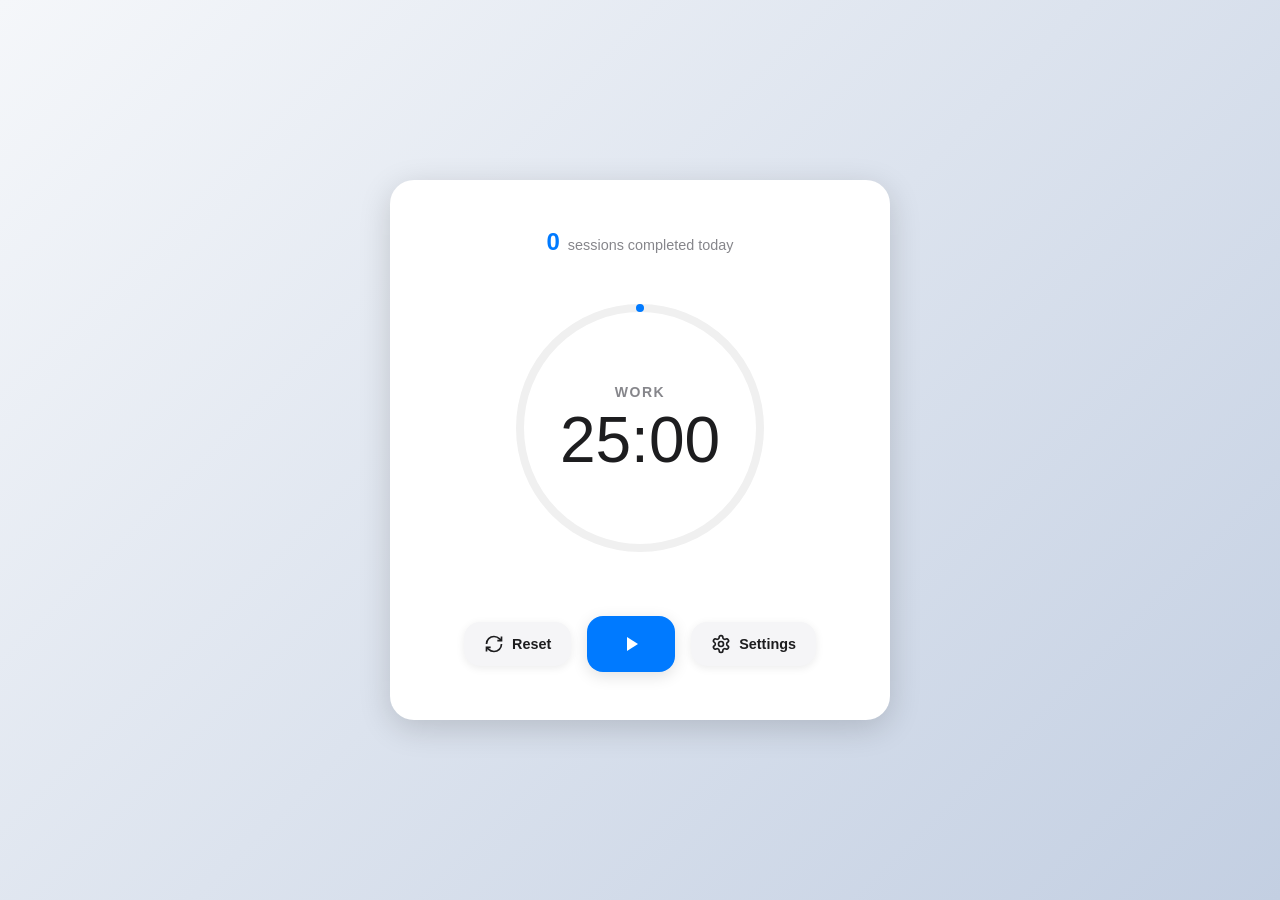
<file: index.html>
<!DOCTYPE html>
<html lang="en">
<head>
    <meta charset="UTF-8">
    <meta name="viewport" content="width=device-width, initial-scale=1.0">
    <meta name="theme-color" content="#007AFF">
    <meta name="description" content="A minimalist timer to help you focus on your work with breaks">
    <meta name="apple-mobile-web-app-capable" content="yes">
    <meta name="apple-mobile-web-app-status-bar-style" content="default">
    <meta name="apple-mobile-web-app-title" content="Focus Timer">
    <title>Focus Timer</title>
    <link rel="manifest" href="manifest.json">
    <link rel="icon" type="image/png" href="icons/icon-192.png">
    <link rel="apple-touch-icon" href="icons/icon-192.png">
    <link rel="stylesheet" href="css/style.css">
</head>
<body>
    <div class="container">
        <!-- Session Counter -->
        <div class="session-counter">
            <span id="sessionCount">0</span> sessions completed today
        </div>

        <!-- Timer Display with Progress Ring -->
        <div class="timer-container">
            <svg class="progress-ring" width="280" height="280">
                <circle class="progress-ring-bg" cx="140" cy="140" r="120"></circle>
                <circle class="progress-ring-circle" cx="140" cy="140" r="120"></circle>
            </svg>
            <div class="timer-display">
                <div class="timer-mode" id="timerMode">WORK</div>
                <div class="timer-time" id="timerTime">25:00</div>
            </div>
        </div>

        <!-- Control Buttons -->
        <div class="controls">
            <button class="btn btn-secondary" id="resetBtn">
                <svg width="24" height="24" viewBox="0 0 24 24" fill="none" stroke="currentColor" stroke-width="2">
                    <path d="M3 12a9 9 0 0 1 9-9 9.75 9.75 0 0 1 6.74 2.74L21 8"></path>
                    <path d="M21 3v5h-5"></path>
                    <path d="M21 12a9 9 0 0 1-9 9 9.75 9.75 0 0 1-6.74-2.74L3 16"></path>
                    <path d="M3 21v-5h5"></path>
                </svg>
                Reset
            </button>
            <button class="btn btn-primary" id="startBtn">
                <svg class="play-icon" width="32" height="32" viewBox="0 0 24 24" fill="currentColor">
                    <path d="M8 5v14l11-7z"></path>
                </svg>
                <svg class="pause-icon" width="32" height="32" viewBox="0 0 24 24" fill="currentColor" style="display:none;">
                    <path d="M6 4h4v16H6zM14 4h4v16h-4z"></path>
                </svg>
            </button>
            <button class="btn btn-secondary" id="settingsBtn">
                <svg width="24" height="24" viewBox="0 0 24 24" fill="none" stroke="currentColor" stroke-width="2" stroke-linecap="round" stroke-linejoin="round">
                    <path d="M12.22 2h-.44a2 2 0 0 0-2 2v.18a2 2 0 0 1-1 1.73l-.43.25a2 2 0 0 1-2 0l-.15-.08a2 2 0 0 0-2.73.73l-.22.38a2 2 0 0 0 .73 2.73l.15.1a2 2 0 0 1 1 1.72v.51a2 2 0 0 1-1 1.74l-.15.09a2 2 0 0 0-.73 2.73l.22.38a2 2 0 0 0 2.73.73l.15-.08a2 2 0 0 1 2 0l.43.25a2 2 0 0 1 1 1.73V20a2 2 0 0 0 2 2h.44a2 2 0 0 0 2-2v-.18a2 2 0 0 1 1-1.73l.43-.25a2 2 0 0 1 2 0l.15.08a2 2 0 0 0 2.73-.73l.22-.39a2 2 0 0 0-.73-2.73l-.15-.08a2 2 0 0 1-1-1.74v-.5a2 2 0 0 1 1-1.74l.15-.09a2 2 0 0 0 .73-2.73l-.22-.38a2 2 0 0 0-2.73-.73l-.15.08a2 2 0 0 1-2 0l-.43-.25a2 2 0 0 1-1-1.73V4a2 2 0 0 0-2-2z"></path>
                    <circle cx="12" cy="12" r="3"></circle>
                </svg>
                Settings
            </button>
        </div>
    </div>

    <!-- Break Prompt Modal -->
    <div class="modal" id="breakModal">
        <div class="modal-content">
            <h2>🎉 Great Work!</h2>
            <p id="breakMessage">Time to take a break and recharge!</p>
            <div class="modal-buttons">
                <button class="btn btn-primary" id="startBreakBtn">Start Break</button>
                <button class="btn btn-secondary" id="skipBreakBtn">Skip Break</button>
            </div>
        </div>
    </div>

    <!-- Work Reminder Modal -->
    <div class="modal" id="workModal">
        <div class="modal-content">
            <h2>⏰ Break's Over!</h2>
            <p id="workMessage">Time to get back to work!</p>
            <div class="modal-buttons">
                <button class="btn btn-primary" id="startWorkBtn">Start Working</button>
            </div>
        </div>
    </div>

    <script src="js/sounds.js"></script>
    <script src="js/timer.js"></script>
</body>
</html>
</file>
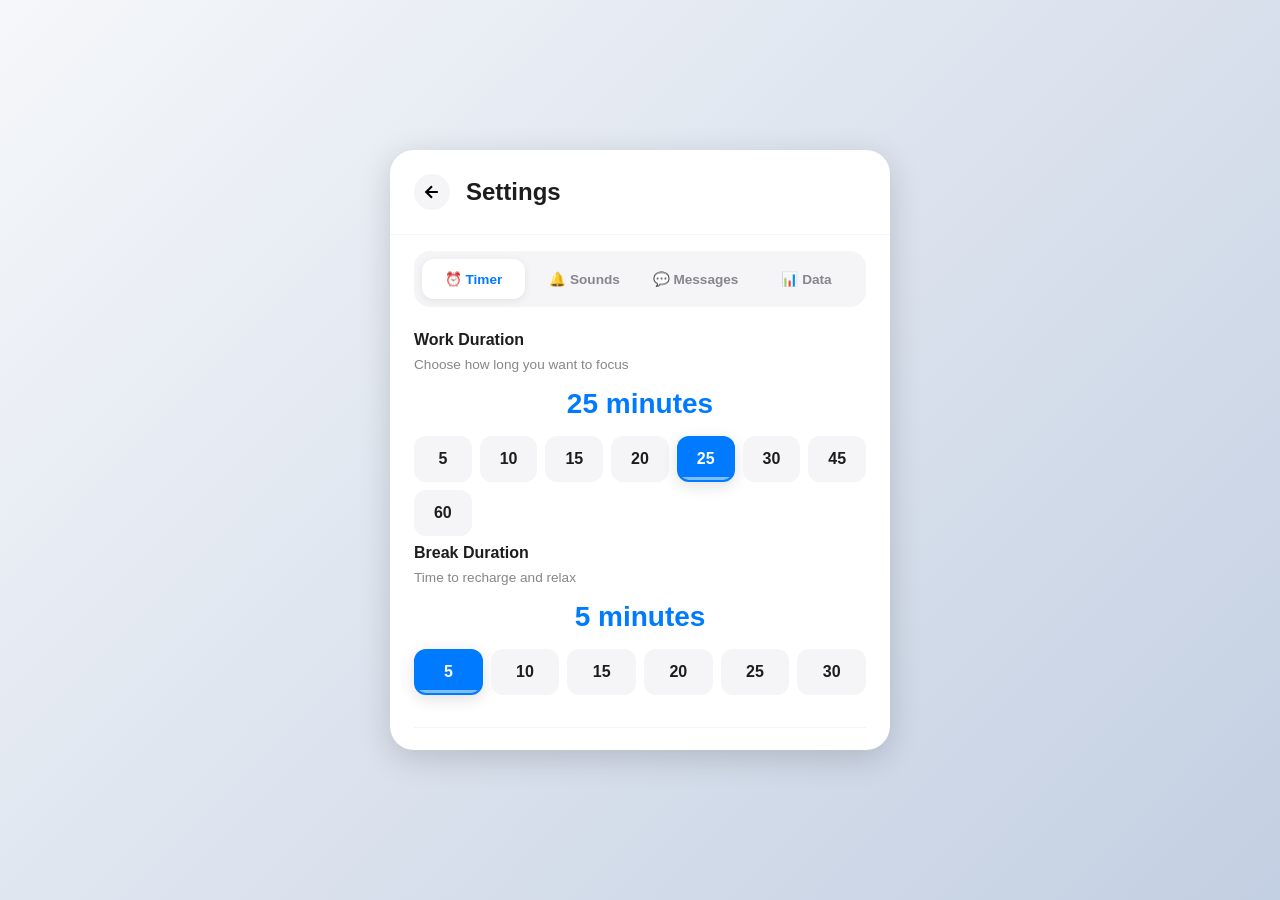
<file: settings.html>
<!DOCTYPE html>
<html lang="en">
<head>
    <meta charset="UTF-8">
    <meta name="viewport" content="width=device-width, initial-scale=1.0">
    <meta name="theme-color" content="#007AFF">
    <title>Settings - Focus Timer</title>
    <link rel="manifest" href="manifest.json">
    <link rel="icon" type="image/png" href="icons/icon-192.png">
    <link rel="stylesheet" href="css/style.css">
</head>
<body>
    <div class="settings-container">
        <div class="settings-header">
            <button class="back-btn" onclick="window.location.href='index.html'">
                <svg width="20" height="20" viewBox="0 0 24 24" fill="none" stroke="currentColor" stroke-width="2.5">
                    <path d="M19 12H5M12 19l-7-7 7-7"></path>
                </svg>
            </button>
            <h1>Settings</h1>
        </div>

        <!-- Tab Navigation -->
        <div class="tabs">
            <button class="tab active" data-tab="timer">⏰ Timer</button>
            <button class="tab" data-tab="sounds">🔔 Sounds</button>
            <button class="tab" data-tab="messages">💬 Messages</button>
            <button class="tab" data-tab="data">📊 Data</button>
        </div>

        <form class="settings-form" id="settingsForm">
            <!-- Tab 1: Timer -->
            <div class="tab-content active" data-content="timer">
                <div class="form-group">
                    <label class="section-title">Work Duration</label>
                    <div class="section-subtitle">Choose how long you want to focus</div>
                    <div class="duration-value"><span id="workDurationValue">25</span> minutes</div>
                    <div class="duration-selector">
                        <button type="button" class="duration-btn" data-duration="5" data-type="work">5</button>
                        <button type="button" class="duration-btn" data-duration="10" data-type="work">10</button>
                        <button type="button" class="duration-btn" data-duration="15" data-type="work">15</button>
                        <button type="button" class="duration-btn" data-duration="20" data-type="work">20</button>
                        <button type="button" class="duration-btn active" data-duration="25" data-type="work">25</button>
                        <button type="button" class="duration-btn" data-duration="30" data-type="work">30</button>
                        <button type="button" class="duration-btn" data-duration="45" data-type="work">45</button>
                        <button type="button" class="duration-btn" data-duration="60" data-type="work">60</button>
                    </div>
                </div>

                <div class="form-group">
                    <label class="section-title">Break Duration</label>
                    <div class="section-subtitle">Time to recharge and relax</div>
                    <div class="duration-value"><span id="breakDurationValue">5</span> minutes</div>
                    <div class="duration-selector">
                        <button type="button" class="duration-btn active" data-duration="5" data-type="break">5</button>
                        <button type="button" class="duration-btn" data-duration="10" data-type="break">10</button>
                        <button type="button" class="duration-btn" data-duration="15" data-type="break">15</button>
                        <button type="button" class="duration-btn" data-duration="20" data-type="break">20</button>
                        <button type="button" class="duration-btn" data-duration="25" data-type="break">25</button>
                        <button type="button" class="duration-btn" data-duration="30" data-type="break">30</button>
                    </div>
                </div>
            </div>

            <!-- Tab 2: Sounds -->
            <div class="tab-content" data-content="sounds">
                <div class="form-group">
                    <label class="section-title">Notification Sound</label>
                    <div class="section-subtitle">Choose a sound that helps you stay focused</div>
                    <div class="sound-selector-tabbed">
                        <div class="sound-option" data-sound="default">
                            <div class="radio"></div>
                            <div class="sound-name">Default Chime</div>
                            <button type="button" class="play-btn" data-sound="default">▶</button>
                        </div>
                        <div class="sound-option" data-sound="bell">
                            <div class="radio"></div>
                            <div class="sound-name">Bell</div>
                            <button type="button" class="play-btn" data-sound="bell">▶</button>
                        </div>
                        <div class="sound-option" data-sound="chime">
                            <div class="radio"></div>
                            <div class="sound-name">Soft Chime</div>
                            <button type="button" class="play-btn" data-sound="chime">▶</button>
                        </div>
                        <div class="sound-option" data-sound="ding">
                            <div class="radio"></div>
                            <div class="sound-name">Ding</div>
                            <button type="button" class="play-btn" data-sound="ding">▶</button>
                        </div>
                        <div class="sound-option" data-sound="gentle">
                            <div class="radio"></div>
                            <div class="sound-name">Gentle Alert</div>
                            <button type="button" class="play-btn" data-sound="gentle">▶</button>
                        </div>
                    </div>
                    <!-- Hidden select for backward compatibility with settings.js -->
                    <select id="notificationSound" name="notificationSound" style="display: none;">
                        <option value="default">Default Chime</option>
                        <option value="bell">Bell</option>
                        <option value="chime">Soft Chime</option>
                        <option value="ding">Ding</option>
                        <option value="gentle">Gentle Alert</option>
                    </select>
                </div>
            </div>

            <!-- Tab 3: Messages -->
            <div class="tab-content" data-content="messages">
                <div class="form-group">
                    <label class="section-title">Work Complete Messages</label>
                    <div class="section-subtitle">Messages shown when it's time for a break</div>
                    <div class="message-list" id="workMessagesList">
                        <!-- Messages will be added here dynamically -->
                    </div>
                    <button type="button" class="btn btn-secondary add-message-btn" id="addWorkMessageBtn">+ Add Message</button>
                </div>

                <div class="form-group" style="margin-top: 2rem;">
                    <label class="section-title">Break Complete Messages</label>
                    <div class="section-subtitle">Messages shown when it's time to work</div>
                    <div class="message-list" id="breakMessagesList">
                        <!-- Messages will be added here dynamically -->
                    </div>
                    <button type="button" class="btn btn-secondary add-message-btn" id="addBreakMessageBtn">+ Add Message</button>
                </div>
            </div>

            <!-- Tab 4: Data -->
            <div class="tab-content" data-content="data">
                <div class="form-group">
                    <label class="section-title">Session Data</label>
                    <div class="reset-section">
                        <div class="reset-info">Reset your session counter for today</div>
                        <button type="button" class="btn btn-warning" id="resetSessionsBtn">Reset Sessions</button>
                    </div>
                </div>
            </div>

            <!-- Save Button Footer -->
            <div class="save-footer">
                <button type="submit" class="btn btn-primary save-btn">Save Settings</button>
            </div>
        </form>
    </div>

    <script src="js/sounds.js"></script>
    <script src="js/settings.js"></script>
</body>
</html>
</file>
<file: css/style.css>
/* CSS Reset and Base Styles */
* {
    margin: 0;
    padding: 0;
    box-sizing: border-box;
}

:root {
    --primary-color: #007AFF;
    --primary-hover: #0051D5;
    --secondary-color: #F5F5F7;
    --text-primary: #1d1d1f;
    --text-secondary: #86868b;
    --background: #ffffff;
    --shadow-sm: 0 2px 8px rgba(0, 0, 0, 0.08);
    --shadow-md: 0 4px 16px rgba(0, 0, 0, 0.12);
    --shadow-lg: 0 8px 32px rgba(0, 0, 0, 0.16);
    --radius-sm: 12px;
    --radius-md: 16px;
    --radius-lg: 24px;
    --transition: all 0.3s cubic-bezier(0.4, 0, 0.2, 1);
}

body {
    font-family: -apple-system, BlinkMacSystemFont, 'Segoe UI', Roboto, 'Helvetica Neue', Arial, sans-serif;
    background: linear-gradient(135deg, #f5f7fa 0%, #c3cfe2 100%);
    min-height: 100vh;
    display: flex;
    justify-content: center;
    align-items: center;
    color: var(--text-primary);
    -webkit-font-smoothing: antialiased;
    -moz-osx-font-smoothing: grayscale;
}

.container {
    background: var(--background);
    border-radius: var(--radius-lg);
    box-shadow: var(--shadow-lg);
    padding: 3rem 2rem;
    max-width: 500px;
    width: 90%;
    text-align: center;
}

/* Session Counter */
.session-counter {
    font-size: 0.9rem;
    color: var(--text-secondary);
    margin-bottom: 2rem;
    font-weight: 500;
}

#sessionCount {
    font-size: 1.5rem;
    font-weight: 700;
    color: var(--primary-color);
    display: inline-block;
    margin-right: 0.25rem;
}

/* Timer Container */
.timer-container {
    position: relative;
    width: 280px;
    height: 280px;
    margin: 0 auto 3rem;
}

/* Progress Ring */
.progress-ring {
    transform: rotate(-90deg);
    position: absolute;
    top: 0;
    left: 0;
}

.progress-ring-bg {
    fill: none;
    stroke: #f0f0f0;
    stroke-width: 8;
}

.progress-ring-circle {
    fill: none;
    stroke: var(--primary-color);
    stroke-width: 8;
    stroke-linecap: round;
    stroke-dasharray: 754;
    stroke-dashoffset: 754;
    transition: stroke-dashoffset 1s linear, stroke 0.3s ease;
}

.progress-ring-circle.break-mode {
    stroke: #34C759;
}

/* Timer Display */
.timer-display {
    position: absolute;
    top: 50%;
    left: 50%;
    transform: translate(-50%, -50%);
    text-align: center;
}

.timer-mode {
    font-size: 0.875rem;
    font-weight: 600;
    letter-spacing: 1.5px;
    color: var(--text-secondary);
    margin-bottom: 0.5rem;
}

.timer-time {
    font-size: 4rem;
    font-weight: 300;
    color: var(--text-primary);
    font-variant-numeric: tabular-nums;
    line-height: 1;
}

/* Controls */
.controls {
    display: flex;
    justify-content: center;
    align-items: center;
    gap: 1rem;
}

/* Buttons */
.btn {
    border: none;
    border-radius: var(--radius-md);
    font-size: 0.9rem;
    font-weight: 600;
    cursor: pointer;
    transition: var(--transition);
    display: flex;
    align-items: center;
    gap: 0.5rem;
    justify-content: center;
    font-family: inherit;
    outline: none;
    -webkit-tap-highlight-color: transparent;
}

.btn:active {
    transform: scale(0.96);
}

.btn-primary {
    background: var(--primary-color);
    color: white;
    padding: 1rem 2rem;
    box-shadow: var(--shadow-md);
    font-size: 1rem;
}

.btn-primary:hover {
    background: var(--primary-hover);
    box-shadow: var(--shadow-lg);
}

.btn-secondary {
    background: var(--secondary-color);
    color: var(--text-primary);
    padding: 0.75rem 1.25rem;
    box-shadow: var(--shadow-sm);
}

.btn-secondary:hover {
    background: #e8e8ed;
}

.btn svg {
    width: 20px;
    height: 20px;
}

.btn-primary svg {
    width: 24px;
    height: 24px;
}

/* Modal */
.modal {
    display: none;
    position: fixed;
    top: 0;
    left: 0;
    width: 100%;
    height: 100%;
    background: rgba(0, 0, 0, 0.5);
    backdrop-filter: blur(10px);
    z-index: 1000;
    align-items: center;
    justify-content: center;
    animation: fadeIn 0.3s ease;
}

.modal.show {
    display: flex;
}

@keyframes fadeIn {
    from {
        opacity: 0;
    }
    to {
        opacity: 1;
    }
}

.modal-content {
    background: var(--background);
    border-radius: var(--radius-lg);
    padding: 2.5rem 2rem;
    max-width: 400px;
    width: 90%;
    box-shadow: var(--shadow-lg);
    animation: slideUp 0.3s ease;
}

@keyframes slideUp {
    from {
        transform: translateY(20px);
        opacity: 0;
    }
    to {
        transform: translateY(0);
        opacity: 1;
    }
}

.modal-content h2 {
    font-size: 1.75rem;
    font-weight: 700;
    margin-bottom: 1rem;
    color: var(--text-primary);
}

.modal-content p {
    font-size: 1.1rem;
    color: var(--text-secondary);
    margin-bottom: 2rem;
    line-height: 1.5;
}

.modal-buttons {
    display: flex;
    flex-direction: column;
    gap: 0.75rem;
}

.modal-buttons .btn {
    width: 100%;
    padding: 1rem;
}

/* Settings Page Specific Styles - Variation 1: Fixed Height with Scroll */
.settings-container {
    background: var(--background);
    border-radius: var(--radius-lg);
    box-shadow: var(--shadow-lg);
    max-width: 500px;
    width: 90%;
    height: 600px; /* Fixed height */
    display: flex;
    flex-direction: column;
    margin: 2rem auto;
}

.settings-header {
    display: flex;
    align-items: center;
    padding: 1.5rem;
    gap: 1rem;
    border-bottom: 1px solid var(--secondary-color);
    flex-shrink: 0;
}

.back-btn {
    background: var(--secondary-color);
    border: none;
    width: 36px;
    height: 36px;
    border-radius: 50%;
    display: flex;
    align-items: center;
    justify-content: center;
    cursor: pointer;
    transition: var(--transition);
}

.back-btn:hover {
    background: #e8e8ed;
}

.settings-header h1 {
    font-size: 1.5rem;
    font-weight: 700;
    flex: 1;
}

/* Scrollable Content Area */
.settings-form {
    flex: 1;
    overflow-y: auto;
    padding: 1.5rem;
    min-height: 0; /* Important for flex scrolling */
    display: flex;
    flex-direction: column;
    gap: 1.5rem;
}

.settings-form::-webkit-scrollbar {
    width: 6px;
}

.settings-form::-webkit-scrollbar-track {
    background: transparent;
}

.settings-form::-webkit-scrollbar-thumb {
    background: #d1d1d6;
    border-radius: 3px;
}

.settings-form::-webkit-scrollbar-thumb:hover {
    background: #b1b1b6;
}

.form-group {
    display: flex;
    flex-direction: column;
    text-align: left;
}

.form-group label {
    font-size: 0.9rem;
    font-weight: 600;
    color: var(--text-secondary);
    margin-bottom: 0.5rem;
    text-transform: uppercase;
    letter-spacing: 0.5px;
}

.form-group input,
.form-group textarea,
.form-group select {
    border: 2px solid #e8e8ed;
    border-radius: var(--radius-sm);
    padding: 0.875rem 1rem;
    font-size: 1rem;
    font-family: inherit;
    transition: var(--transition);
    background: var(--background);
    color: var(--text-primary);
}

.form-group input:focus,
.form-group textarea:focus,
.form-group select:focus {
    outline: none;
    border-color: var(--primary-color);
}

.form-group textarea {
    resize: vertical;
    min-height: 80px;
}

.form-group input[type="number"] {
    -moz-appearance: textfield;
}

.form-group input[type="number"]::-webkit-inner-spin-button,
.form-group input[type="number"]::-webkit-outer-spin-button {
    -webkit-appearance: none;
    margin: 0;
}

.save-btn {
    margin-top: 1rem;
}

/* Responsive Design */
@media (max-width: 480px) {
    .container {
        padding: 2rem 1.5rem;
    }

    .timer-container {
        width: 240px;
        height: 240px;
    }

    .progress-ring {
        width: 240px;
        height: 240px;
    }

    .timer-time {
        font-size: 3.5rem;
    }

    .controls {
        flex-direction: column;
        width: 100%;
    }

    .controls .btn {
        width: 100%;
    }

    .btn-primary {
        order: -1;
    }
}

/* Animations */
@keyframes pulse {
    0%, 100% {
        opacity: 1;
    }
    50% {
        opacity: 0.6;
    }
}

.timer-time.pulse {
    animation: pulse 1s ease-in-out infinite;
}

/* Range Slider Styles */
.slider {
    -webkit-appearance: none;
    appearance: none;
    width: 100%;
    height: 8px;
    border-radius: 5px;
    background: linear-gradient(to right, var(--primary-color) 0%, var(--primary-color) 50%, #e8e8ed 50%, #e8e8ed 100%);
    outline: none;
    transition: var(--transition);
}

.slider::-webkit-slider-thumb {
    -webkit-appearance: none;
    appearance: none;
    width: 24px;
    height: 24px;
    border-radius: 50%;
    background: var(--primary-color);
    cursor: pointer;
    box-shadow: var(--shadow-md);
    transition: var(--transition);
}

.slider::-webkit-slider-thumb:hover {
    transform: scale(1.1);
    box-shadow: var(--shadow-lg);
}

.slider::-moz-range-thumb {
    width: 24px;
    height: 24px;
    border-radius: 50%;
    background: var(--primary-color);
    cursor: pointer;
    border: none;
    box-shadow: var(--shadow-md);
    transition: var(--transition);
}

.slider::-moz-range-thumb:hover {
    transform: scale(1.1);
    box-shadow: var(--shadow-lg);
}

.slider-labels {
    display: flex;
    justify-content: space-between;
    margin-top: 0.5rem;
    font-size: 0.75rem;
    color: var(--text-secondary);
}

.form-group label span {
    color: var(--primary-color);
    font-weight: 700;
    text-transform: none;
}

/* Sound Selector */
.sound-selector {
    display: flex;
    gap: 0.75rem;
    align-items: stretch;
}

.sound-selector select {
    flex: 1;
}

.test-sound-btn {
    padding: 0.875rem 1.25rem !important;
    white-space: nowrap;
}

/* Message List */
.message-list {
    display: flex;
    flex-direction: column;
    gap: 0.75rem;
    margin-bottom: 0.75rem;
}

.message-item {
    display: flex;
    gap: 0.5rem;
    align-items: flex-start;
}

.message-input {
    flex: 1;
    border: 2px solid #e8e8ed;
    border-radius: var(--radius-sm);
    padding: 0.75rem;
    font-size: 0.95rem;
    font-family: inherit;
    transition: var(--transition);
    background: var(--background);
    color: var(--text-primary);
    resize: vertical;
    min-height: 60px;
}

.message-input:focus {
    outline: none;
    border-color: var(--primary-color);
}

.message-input::placeholder {
    color: var(--text-secondary);
    opacity: 0.6;
}

.btn-remove {
    background: #FF3B30;
    border: none;
    width: 36px;
    height: 36px;
    border-radius: 8px;
    display: flex;
    align-items: center;
    justify-content: center;
    cursor: pointer;
    transition: var(--transition);
    flex-shrink: 0;
    margin-top: 12px;
}

.btn-remove:hover {
    background: #D70015;
    transform: scale(1.05);
}

.btn-remove:active {
    transform: scale(0.95);
}

.btn-remove svg {
    color: white;
}

.add-message-btn {
    width: 100%;
    padding: 0.75rem;
    justify-content: center;
}

/* Reset Sessions Button */
.reset-sessions-btn {
    width: 100%;
    padding: 0.875rem 1rem;
    justify-content: center;
    background: #FF9500;
    color: white;
}

.reset-sessions-btn:hover {
    background: #E68600;
}

/* Duration Selector - Segmented Button Group */
.duration-selector {
    display: grid;
    grid-template-columns: repeat(auto-fit, minmax(50px, 1fr));
    gap: 0.5rem;
    margin-bottom: 0.5rem;
}

.duration-btn {
    background: var(--secondary-color);
    border: 2px solid transparent;
    border-radius: var(--radius-sm);
    padding: 0.75rem 0.5rem;
    font-size: 1rem;
    font-weight: 600;
    color: var(--text-primary);
    cursor: pointer;
    transition: var(--transition);
    font-family: inherit;
    position: relative;
    overflow: hidden;
}

.duration-btn:hover {
    background: #e8e8ed;
    transform: translateY(-2px);
    box-shadow: var(--shadow-sm);
}

.duration-btn.active {
    background: var(--primary-color);
    color: white;
    border-color: var(--primary-color);
    box-shadow: var(--shadow-md);
}

.duration-btn.active::after {
    content: '';
    position: absolute;
    bottom: 0;
    left: 0;
    right: 0;
    height: 3px;
    background: white;
    opacity: 0.5;
}

.duration-btn:active {
    transform: scale(0.95);
}

.duration-info {
    font-size: 0.8rem;
    color: var(--text-secondary);
    font-style: italic;
    margin-top: 0.25rem;
}

/* Tab Navigation */
.tabs {
    display: flex;
    background: var(--secondary-color);
    padding: 0.5rem;
    gap: 0.5rem;
    margin: 0 1.5rem;
    margin-top: 1rem;
    border-radius: var(--radius-md);
    flex-shrink: 0;
    overflow-x: auto;
}

.tab {
    flex: 1;
    min-width: 100px;
    padding: 0.75rem 0.5rem;
    background: transparent;
    border: none;
    border-radius: var(--radius-sm);
    font-weight: 600;
    font-size: 0.85rem;
    color: var(--text-secondary);
    cursor: pointer;
    transition: var(--transition);
    white-space: nowrap;
    font-family: inherit;
}

.tab:hover {
    background: rgba(0, 122, 255, 0.05);
    color: var(--primary-color);
}

.tab.active {
    background: var(--background);
    color: var(--primary-color);
    box-shadow: var(--shadow-sm);
}

/* Tab Content */
.tab-content {
    display: none;
    animation: fadeIn 0.3s ease;
}

.tab-content.active {
    display: block;
}

/* Section Titles and Subtitles */
.section-title {
    font-size: 1rem !important;
    font-weight: 600 !important;
    margin-bottom: 0.5rem !important;
    color: var(--text-primary) !important;
    text-transform: none !important;
    letter-spacing: normal !important;
}

.section-subtitle {
    font-size: 0.85rem;
    color: var(--text-secondary);
    margin-bottom: 1rem;
}

.duration-value {
    font-size: 1.75rem;
    font-weight: 700;
    color: var(--primary-color);
    margin-bottom: 1rem;
    text-align: center;
}

/* Sound Selector - Radio Style */
.sound-selector-tabbed {
    display: flex;
    flex-direction: column;
    gap: 0.65rem;
}

.sound-option {
    display: flex;
    align-items: center;
    gap: 0.75rem;
    padding: 0.875rem;
    background: var(--secondary-color);
    border: 2px solid transparent;
    border-radius: var(--radius-md);
    cursor: pointer;
    transition: var(--transition);
}

.sound-option:hover {
    border-color: var(--primary-color);
    background: rgba(0, 122, 255, 0.05);
}

.sound-option.selected {
    border-color: var(--primary-color);
    background: rgba(0, 122, 255, 0.1);
}

.radio {
    width: 20px;
    height: 20px;
    border: 2px solid var(--text-secondary);
    border-radius: 50%;
    display: flex;
    align-items: center;
    justify-content: center;
    transition: var(--transition);
    flex-shrink: 0;
}

.sound-option.selected .radio {
    border-color: var(--primary-color);
}

.radio::after {
    content: '';
    width: 12px;
    height: 12px;
    background: var(--primary-color);
    border-radius: 50%;
    opacity: 0;
    transform: scale(0);
    transition: var(--transition);
}

.sound-option.selected .radio::after {
    opacity: 1;
    transform: scale(1);
}

.sound-name {
    flex: 1;
    font-weight: 600;
    font-size: 0.95rem;
    color: var(--text-primary);
}

.play-btn {
    width: 36px;
    height: 36px;
    background: var(--primary-color);
    border: none;
    border-radius: 50%;
    color: white;
    cursor: pointer;
    display: flex;
    align-items: center;
    justify-content: center;
    transition: var(--transition);
    flex-shrink: 0;
}

.play-btn:hover {
    transform: scale(1.1);
    background: var(--primary-hover);
}

.play-btn:active {
    transform: scale(0.95);
}

/* Reset Section */
.reset-section {
    text-align: center;
    padding: 2rem;
    background: rgba(255, 149, 0, 0.1);
    border-radius: var(--radius-md);
    border: 2px dashed #FF9500;
}

.reset-info {
    font-size: 0.9rem;
    color: var(--text-secondary);
    margin-bottom: 1rem;
}

.btn-warning {
    padding: 0.875rem 2rem;
    background: #FF9500;
    color: white;
    border: none;
    border-radius: var(--radius-sm);
    font-weight: 600;
    cursor: pointer;
    transition: var(--transition);
    font-family: inherit;
}

.btn-warning:hover {
    background: #E68600;
    transform: translateY(-2px);
    box-shadow: var(--shadow-md);
}

.btn-warning:active {
    transform: scale(0.95);
}

/* Save Footer - Fixed at Bottom */
.save-footer {
    padding: 1rem 1.5rem;
    border-top: 1px solid var(--secondary-color);
    flex-shrink: 0;
    background: var(--background);
    border-radius: 0 0 var(--radius-lg) var(--radius-lg);
}

.save-footer .btn-primary {
    width: 100%;
    padding: 1rem;
}

/* Responsive adjustments for settings */
@media (max-width: 480px) {
    .sound-selector {
        flex-direction: column;
    }

    .test-sound-btn {
        width: 100%;
    }

    .duration-selector {
        grid-template-columns: repeat(4, 1fr);
    }

    .tabs {
        gap: 0.25rem;
        padding: 0.25rem;
    }

    .tab {
        padding: 0.75rem 0.5rem;
        font-size: 0.85rem;
    }

    .settings-container {
        padding: 1.5rem;
    }
}
</file>
